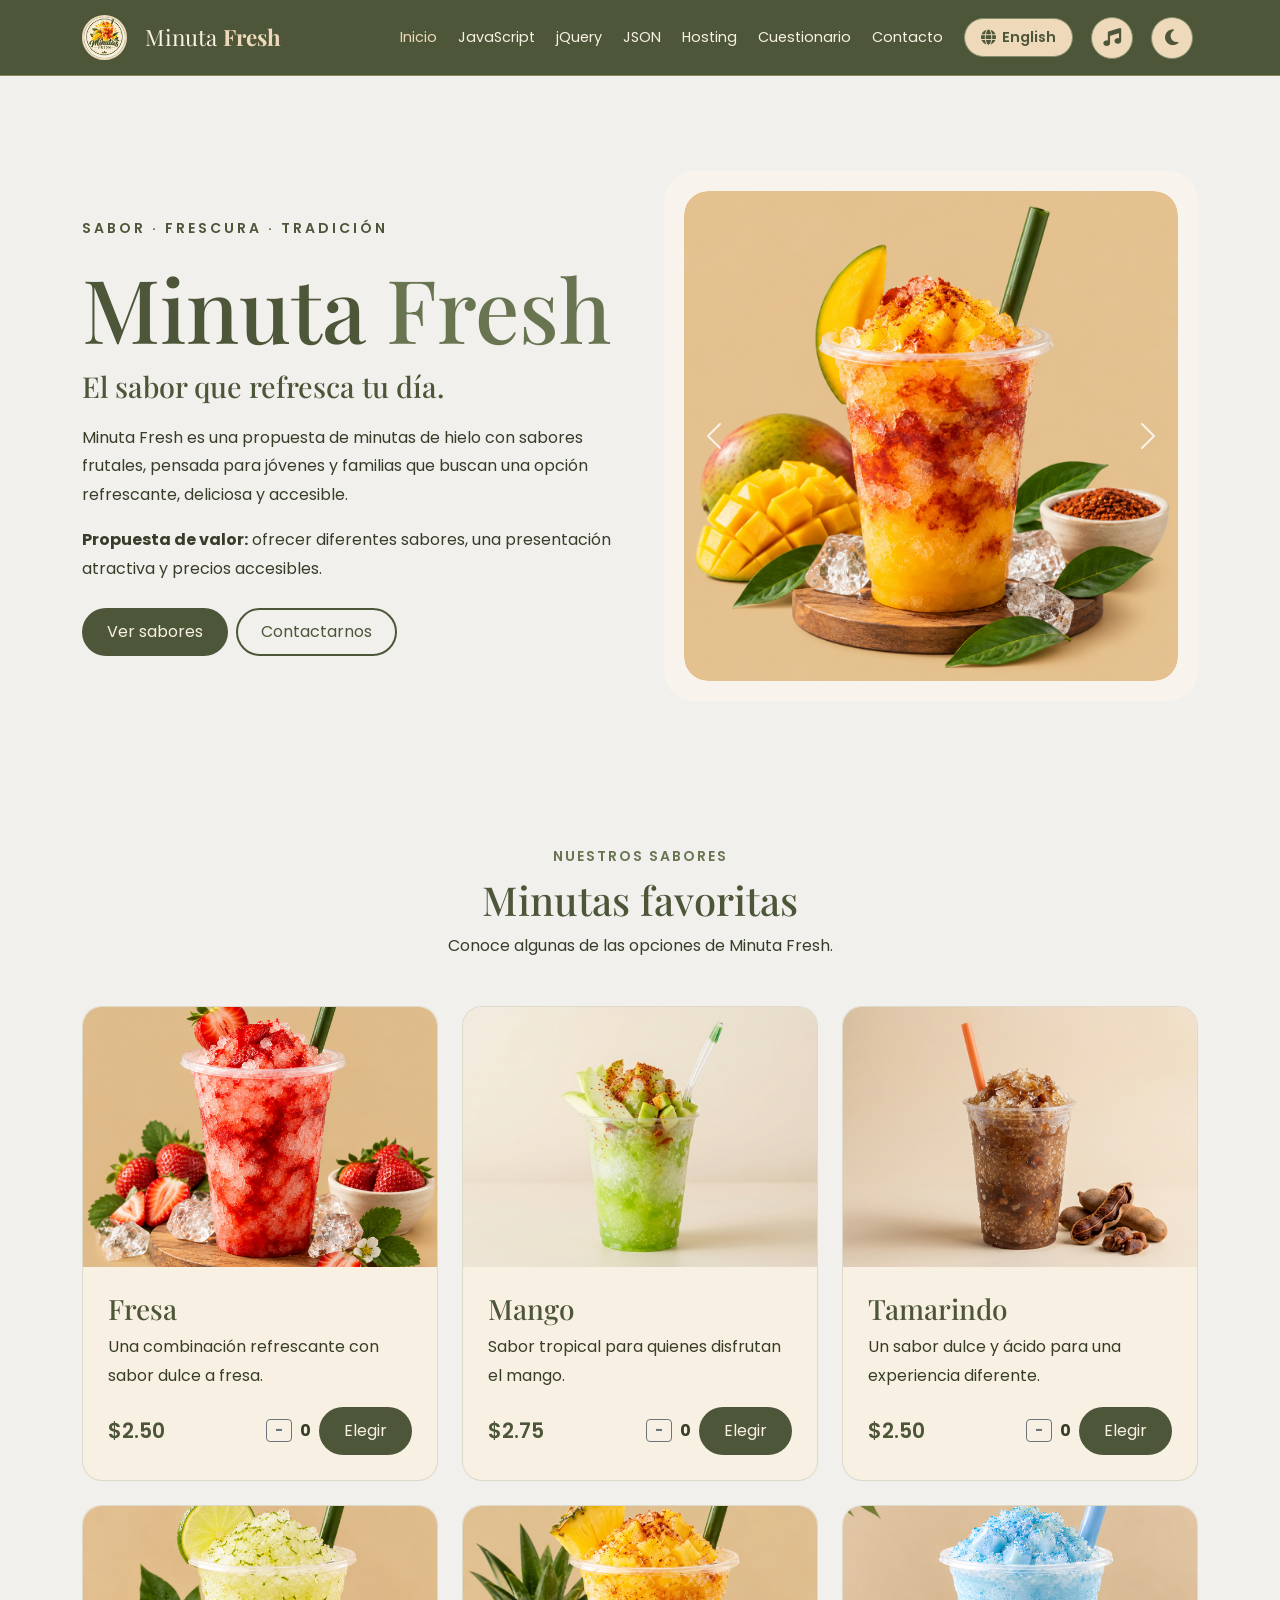
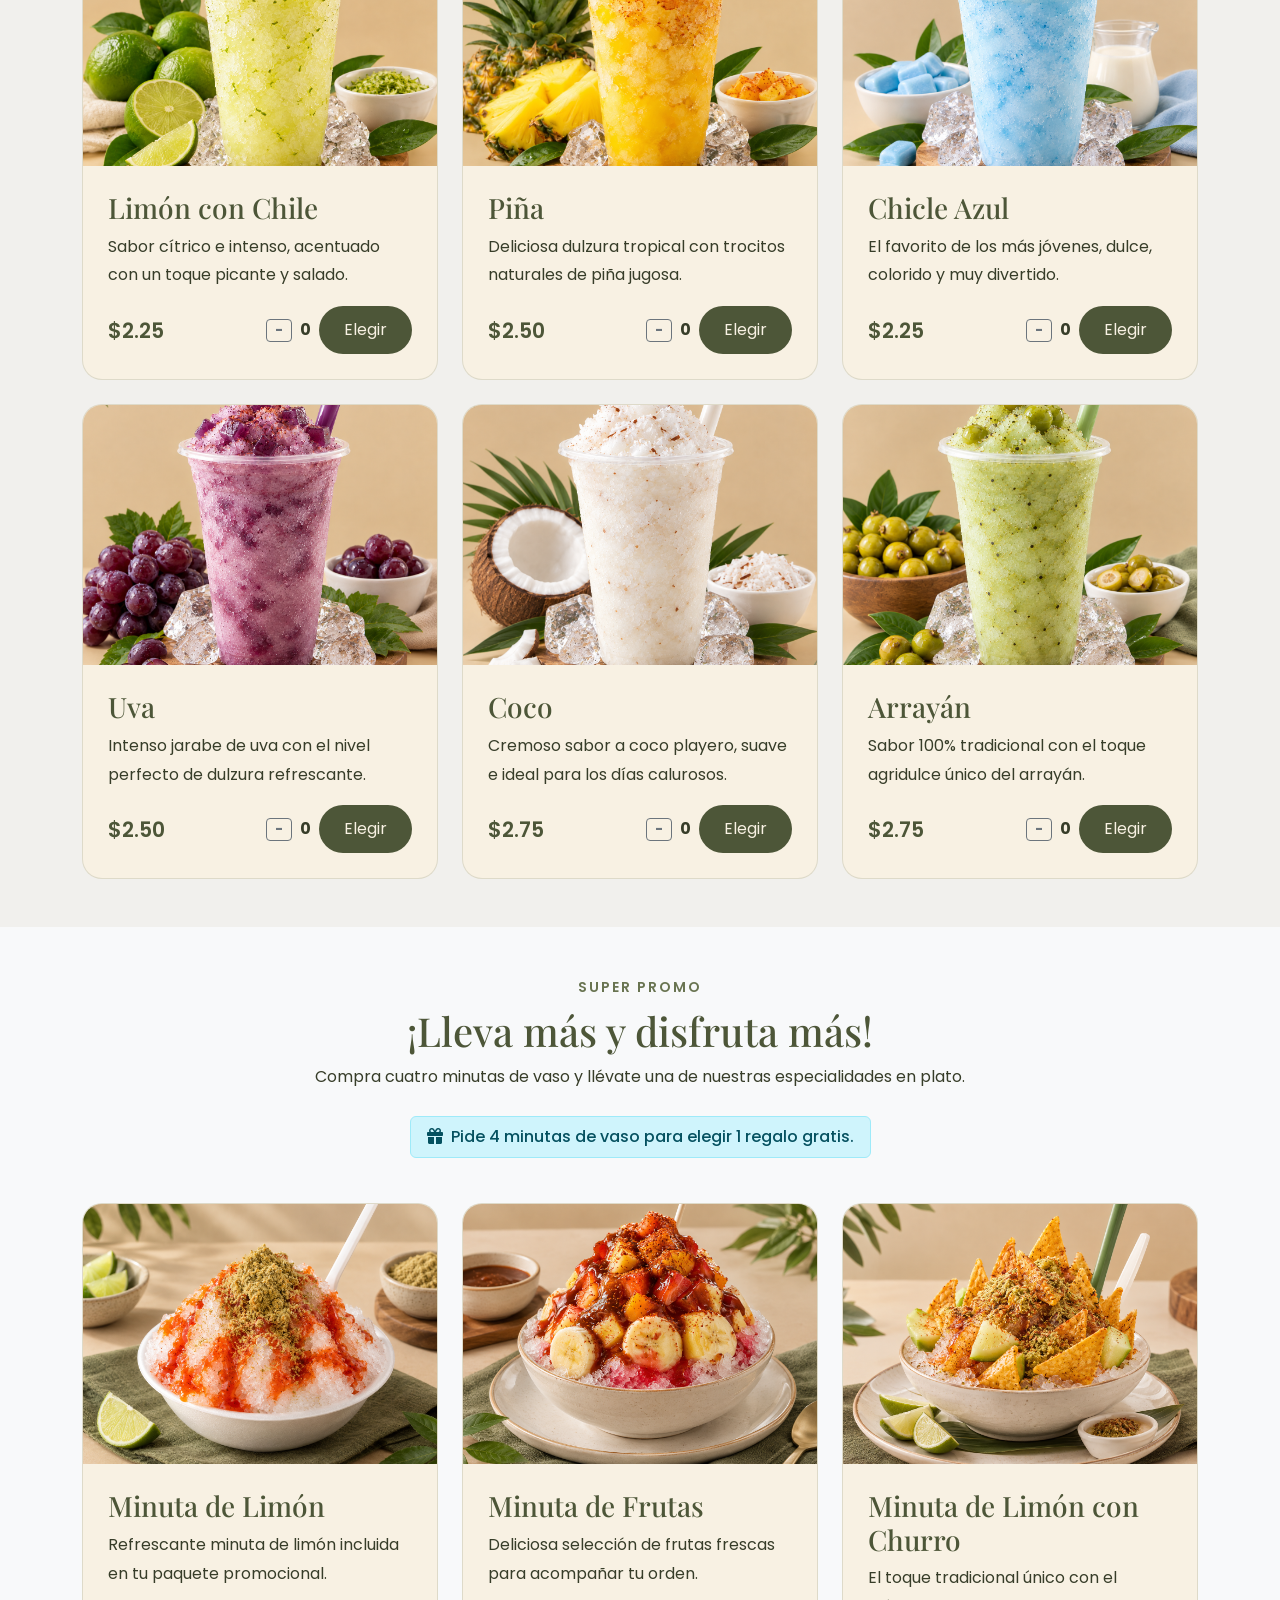
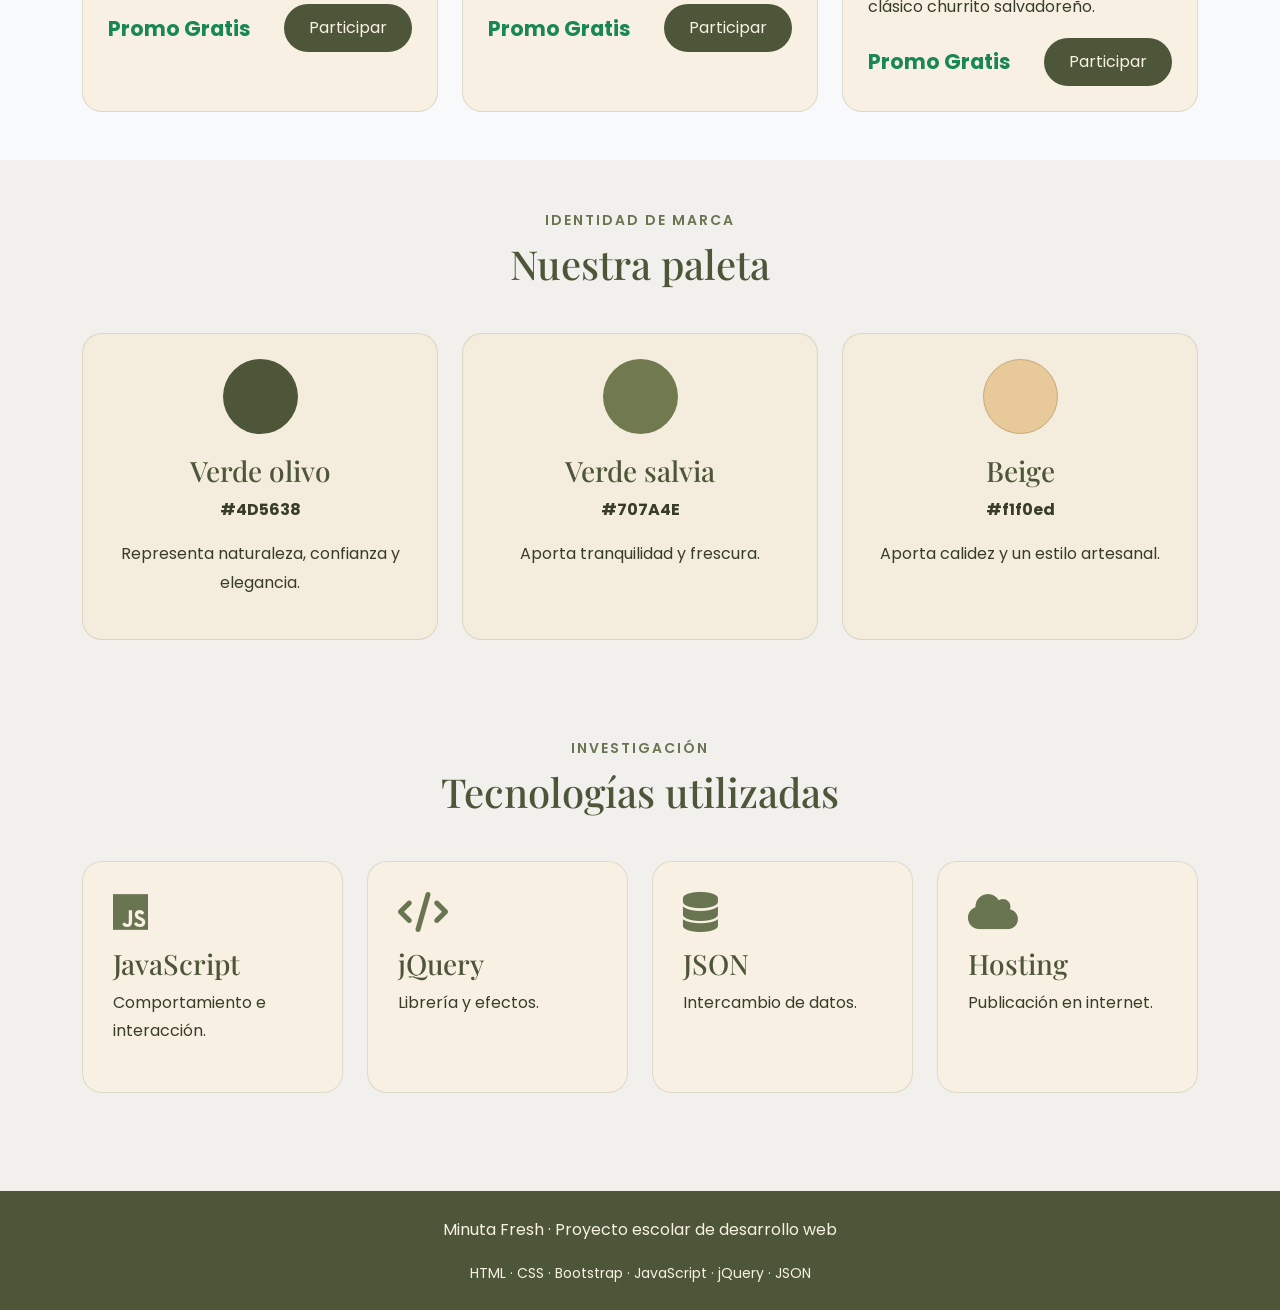
<file: index.html>
<!DOCTYPE html>
<html lang="es">

<head>
    <meta charset="UTF-8">
    <meta name="viewport" content="width=device-width, initial-scale=1.0">

    <title>Minuta Fresh | Inicio</title>

    <link href="https://cdn.jsdelivr.net/npm/bootstrap@5.3.7/dist/css/bootstrap.min.css" rel="stylesheet">

    <link rel="preconnect" href="https://fonts.googleapis.com">
    <link rel="preconnect" href="https://fonts.gstatic.com" crossorigin>

    <link href="https://fonts.googleapis.com/css2?family=Playfair+Display:wght@500;600;700&family=Poppins:wght@300;400;500;600&display=swap" rel="stylesheet">

    <link href="https://cdnjs.cloudflare.com/ajax/libs/font-awesome/6.5.2/css/all.min.css" rel="stylesheet">

    <link rel="stylesheet" href="style.css">
</head>

<body>

<nav class="navbar navbar-expand-lg sticky-top">
    <div class="container">

        <a class="navbar-brand d-flex align-items-center" href="index.html">
            <img src="./imagenes/logo.png" alt="Logo Minuta Fresh">
            <span class="ms-2">Minuta <strong>Fresh</strong></span>
        </a>

        <button class="navbar-toggler" type="button"
            data-bs-toggle="collapse" data-bs-target="#menu"
            aria-controls="menu" aria-expanded="false"
            aria-label="Abrir menú">
            <span class="navbar-toggler-icon"></span>
        </button>

        <div class="collapse navbar-collapse" id="menu">
            <ul class="navbar-nav ms-auto align-items-lg-center">

                <li class="nav-item">
                    <a class="nav-link active" href="index.html" data-i18n="nav_inicio">Inicio</a>
                </li>

                <li class="nav-item">
                    <a class="nav-link" href="javascript.html" data-i18n="nav_js">JavaScript</a>
                </li>

                <li class="nav-item">
                    <a class="nav-link" href="jquery.html" data-i18n="nav_jquery">jQuery</a>
                </li>

                <li class="nav-item">
                    <a class="nav-link" href="json.html" data-i18n="nav_json">JSON</a>
                </li>

                <li class="nav-item">
                    <a class="nav-link" href="hosting.html" data-i18n="nav_hosting">Hosting</a>
                </li>

                <li class="nav-item">
                    <a class="nav-link" href="cuestionario.html" data-i18n="nav_cuestionario">Cuestionario</a>
                </li>

                <li class="nav-item">
                    <a class="nav-link" href="contacto.html" data-i18n="nav_contacto">Contacto</a>
                </li>

                <!-- BOTÓN DE IDIOMA -->
                <li class="nav-item ms-lg-2">
                    <button id="langToggle" class="language-btn" type="button" aria-label="Cambiar idioma">
                        <i class="fa-solid fa-globe"></i>
                        <span id="langText">English</span>
                    </button>
                </li>

                <!-- BOTÓN DE MÚSICA DE FONDO -->
                <li class="nav-item ms-lg-2">
                    <button id="musicToggle" class="music-btn" type="button" aria-label="Reproducir música de fondo" title="Música de fondo">
                        <i class="fa-solid fa-music"></i>
                    </button>
                    <!-- Tu canción descargada en la carpeta audio -->
                   <audio id="bgMusic" loop preload="auto">
    <source src="./audio/musica.mp3" type="audio/mpeg">
</audio>
                </li>

                <!-- BOTÓN DE MODO OSCURO -->
                <li class="nav-item ms-lg-2">
                    <button id="themeToggle" class="theme-btn" type="button" aria-label="Cambiar a modo oscuro">
                        <i class="fa-solid fa-moon"></i>
                    </button>
                </li>

            </ul>
        </div>
    </div>
</nav>

    <header class="hero">

        <div class="container">

            <div class="row align-items-center g-5">

                <div class="col-lg-6">

                    <small class="eyebrow" data-i18n="eyebrow">
                        SABOR · FRESCURA · TRADICIÓN
                    </small>

                    <h1>
                        Minuta <span>Fresh</span>
                    </h1>

                    <h2 data-i18n="hero_h2">
                        El sabor que refresca tu día.
                    </h2>

                    <p data-i18n="hero_p1">
                        Minuta Fresh es una propuesta de minutas
                        de hielo con sabores frutales, pensada para
                        jóvenes y familias que buscan una opción
                        refrescante, deliciosa y accesible.
                    </p>

                    <p>
                        <strong data-i18n="hero_propuesta_lbl">Propuesta de valor:</strong>
                        <span data-i18n="hero_propuesta_txt">ofrecer diferentes sabores, una presentación atractiva y precios accesibles.</span>
                    </p>

                    <div class="d-flex gap-2 flex-wrap mt-4">

                        <a href="#sabores" class="btn-minuta" data-i18n="btn_ver_sabores">
                            Ver sabores
                        </a>

                        <a href="contacto.html" class="btn-outline-minuta" data-i18n="btn_contacto">
                            Contactarnos
                        </a>

                    </div>

                </div>

                <div class="col-lg-6">

                    <div class="hero-product">

                        <div id="carruselPrincipal" class="carousel slide" data-bs-ride="carousel">

                            <div class="carousel-inner">

                                <div class="carousel-item active">
                                    <img src="./imagenes/minutas.png.png" class="d-block w-100" alt="Minuta Fresh">
                                </div>

                                <div class="carousel-item">
                                    <img src="./imagenes/minuta de limon.png" class="d-block w-100" alt="Minuta de fresa">
                                </div>

                                <div class="carousel-item">
                                    <img src="./imagenes/minuta de piña.png" class="d-block w-100" alt="Minuta de mango">
                                </div>

                            </div>

                            <button class="carousel-control-prev" type="button"
                                    data-bs-target="#carruselPrincipal"
                                    data-bs-slide="prev">
                                <span class="carousel-control-prev-icon"></span>
                            </button>

                            <button class="carousel-control-next" type="button"
                                    data-bs-target="#carruselPrincipal"
                                    data-bs-slide="next">
                                <span class="carousel-control-next-icon"></span>
                            </button>

                        </div>

                    </div>

                </div>

            </div>

        </div>

    </header>


    <!-- SECCIÓN DE 9 SABORES DE MINUTAS -->
    <section id="sabores" class="py-5">

        <div class="container">

            <div class="section-title">

                <small data-i18n="sabores_small">NUESTROS SABORES</small>

                <h2 data-i18n="sabores_title">Minutas favoritas</h2>

                <p data-i18n="sabores_subtitle">
                    Conoce algunas de las opciones de Minuta Fresh.
                </p>

            </div>


            <div class="row g-4">

                <!-- 1. FRESA -->
                <div class="col-md-4">
                    <div class="minuta-card">
                        <img src="./imagenes/minuta de fresas.png" alt="Minuta de fresa">
                        <div class="minuta-card-body">
                            <h3 data-i18n="fresa_title">Fresa</h3>
                            <p data-i18n="fresa_desc">
                                Una combinación refrescante con sabor dulce a fresa.
                            </p>
                            <div class="card-bottom d-flex align-items-center justify-content-between">
                                <span class="precio">$2.50</span>
                                <div class="d-flex align-items-center gap-2">
                                    <button class="btn btn-sm btn-outline-secondary py-0 px-2 fw-bold" type="button" onclick="cambiarCantidad('fresa', -1)">-</button>
                                    <span id="cant-fresa" class="fw-bold fs-6">0</span>
                                    <button class="btn-minuta btn-sm" type="button" onclick="cambiarCantidad('fresa', 1)" data-i18n="btn_elegir">
                                        Elegir
                                    </button>
                                </div>
                            </div>
                        </div>
                    </div>
                </div>

                <!-- 2. MANGO -->
                <div class="col-md-4">
                    <div class="minuta-card">
                        <img src="./imagenes/minuta de mango.jpg" alt="Minuta de mango">
                        <div class="minuta-card-body">
                            <h3 data-i18n="mango_title">Mango</h3>
                            <p data-i18n="mango_desc">
                                Sabor tropical para quienes disfrutan el mango.
                            </p>
                            <div class="card-bottom d-flex align-items-center justify-content-between">
                                <span class="precio">$2.75</span>
                                <div class="d-flex align-items-center gap-2">
                                    <button class="btn btn-sm btn-outline-secondary py-0 px-2 fw-bold" type="button" onclick="cambiarCantidad('mango', -1)">-</button>
                                    <span id="cant-mango" class="fw-bold fs-6">0</span>
                                    <button class="btn-minuta btn-sm" type="button" onclick="cambiarCantidad('mango', 1)" data-i18n="btn_elegir">
                                        Elegir
                                    </button>
                                </div>
                            </div>
                        </div>
                    </div>
                </div>

                <!-- 3. TAMARINDO -->
                <div class="col-md-4">
                    <div class="minuta-card">
                        <img src="./imagenes/minuta de tamarindo.jpg" alt="Minuta de tamarindo">
                        <div class="minuta-card-body">
                            <h3 data-i18n="tamarindo_title">Tamarindo</h3>
                            <p data-i18n="tamarindo_desc">
                                Un sabor dulce y ácido para una experiencia diferente.
                            </p>
                            <div class="card-bottom d-flex align-items-center justify-content-between">
                                <span class="precio">$2.50</span>
                                <div class="d-flex align-items-center gap-2">
                                    <button class="btn btn-sm btn-outline-secondary py-0 px-2 fw-bold" type="button" onclick="cambiarCantidad('tamarindo', -1)">-</button>
                                    <span id="cant-tamarindo" class="fw-bold fs-6">0</span>
                                    <button class="btn-minuta btn-sm" type="button" onclick="cambiarCantidad('tamarindo', 1)" data-i18n="btn_elegir">
                                        Elegir
                                    </button>
                                </div>
                            </div>
                        </div>
                    </div>
                </div>

                <!-- 4. LIMÓN CON CHILE -->
                <div class="col-md-4">
                    <div class="minuta-card">
                        <img src="./imagenes/minuta de limon.png" alt="Minuta de limón con chile">
                        <div class="minuta-card-body">
                            <h3 data-i18n="limon_title">Limón con Chile</h3>
                            <p data-i18n="limon_desc">
                                Sabor cítrico e intenso, acentuado con un toque picante y salado.
                            </p>
                            <div class="card-bottom d-flex align-items-center justify-content-between">
                                <span class="precio">$2.25</span>
                                <div class="d-flex align-items-center gap-2">
                                    <button class="btn btn-sm btn-outline-secondary py-0 px-2 fw-bold" type="button" onclick="cambiarCantidad('limon', -1)">-</button>
                                    <span id="cant-limon" class="fw-bold fs-6">0</span>
                                    <button class="btn-minuta btn-sm" type="button" onclick="cambiarCantidad('limon', 1)" data-i18n="btn_elegir">
                                        Elegir
                                    </button>
                                </div>
                            </div>
                        </div>
                    </div>
                </div>

                <!-- 5. PIÑA -->
                <div class="col-md-4">
                    <div class="minuta-card">
                        <img src="./imagenes/minuta de piña.png" alt="Minuta de piña">
                        <div class="minuta-card-body">
                            <h3 data-i18n="pina_title">Piña</h3>
                            <p data-i18n="pina_desc">
                                Deliciosa dulzura tropical con trocitos naturales de piña jugosa.
                            </p>
                            <div class="card-bottom d-flex align-items-center justify-content-between">
                                <span class="precio">$2.50</span>
                                <div class="d-flex align-items-center gap-2">
                                    <button class="btn btn-sm btn-outline-secondary py-0 px-2 fw-bold" type="button" onclick="cambiarCantidad('pina', -1)">-</button>
                                    <span id="cant-pina" class="fw-bold fs-6">0</span>
                                    <button class="btn-minuta btn-sm" type="button" onclick="cambiarCantidad('pina', 1)" data-i18n="btn_elegir">
                                        Elegir
                                    </button>
                                </div>
                            </div>
                        </div>
                    </div>
                </div>

                <!-- 6. CHICLE AZUL -->
                <div class="col-md-4">
                    <div class="minuta-card">
                        <img src="./imagenes/minuta de chicle azul.png" alt="Minuta de chicle azul">
                        <div class="minuta-card-body">
                            <h3 data-i18n="chicle_title">Chicle Azul</h3>
                            <p data-i18n="chicle_desc">
                                El favorito de los más jóvenes, dulce, colorido y muy divertido.
                            </p>
                            <div class="card-bottom d-flex align-items-center justify-content-between">
                                <span class="precio">$2.25</span>
                                <div class="d-flex align-items-center gap-2">
                                    <button class="btn btn-sm btn-outline-secondary py-0 px-2 fw-bold" type="button" onclick="cambiarCantidad('chicle', -1)">-</button>
                                    <span id="cant-chicle" class="fw-bold fs-6">0</span>
                                    <button class="btn-minuta btn-sm" type="button" onclick="cambiarCantidad('chicle', 1)" data-i18n="btn_elegir">
                                        Elegir
                                    </button>
                                </div>
                            </div>
                        </div>
                    </div>
                </div>

                <!-- 7. UVA -->
                <div class="col-md-4">
                    <div class="minuta-card">
                        <img src="./imagenes/minuta de uva.png" alt="Minuta de uva">
                        <div class="minuta-card-body">
                            <h3 data-i18n="uva_title">Uva</h3>
                            <p data-i18n="uva_desc">
                                Intenso jarabe de uva con el nivel perfecto de dulzura refrescante.
                            </p>
                            <div class="card-bottom d-flex align-items-center justify-content-between">
                                <span class="precio">$2.50</span>
                                <div class="d-flex align-items-center gap-2">
                                    <button class="btn btn-sm btn-outline-secondary py-0 px-2 fw-bold" type="button" onclick="cambiarCantidad('uva', -1)">-</button>
                                    <span id="cant-uva" class="fw-bold fs-6">0</span>
                                    <button class="btn-minuta btn-sm" type="button" onclick="cambiarCantidad('uva', 1)" data-i18n="btn_elegir">
                                        Elegir
                                    </button>
                                </div>
                            </div>
                        </div>
                    </div>
                </div>

                <!-- 8. COCO -->
                <div class="col-md-4">
                    <div class="minuta-card">
                        <img src="./imagenes/minuta de coco.png" alt="Minuta de coco">
                        <div class="minuta-card-body">
                            <h3 data-i18n="coco_title">Coco</h3>
                            <p data-i18n="coco_desc">
                                Cremoso sabor a coco playero, suave e ideal para los días calurosos.
                            </p>
                            <div class="card-bottom d-flex align-items-center justify-content-between">
                                <span class="precio">$2.75</span>
                                <div class="d-flex align-items-center gap-2">
                                    <button class="btn btn-sm btn-outline-secondary py-0 px-2 fw-bold" type="button" onclick="cambiarCantidad('coco', -1)">-</button>
                                    <span id="cant-coco" class="fw-bold fs-6">0</span>
                                    <button class="btn-minuta btn-sm" type="button" onclick="cambiarCantidad('coco', 1)" data-i18n="btn_elegir">
                                        Elegir
                                    </button>
                                </div>
                            </div>
                        </div>
                    </div>
                </div>

                <!-- 9. ARRAYÁN -->
                <div class="col-md-4">
                    <div class="minuta-card">
                        <img src="./imagenes/minuta de arrayan.png" alt="Minuta de arrayán">
                        <div class="minuta-card-body">
                            <h3 data-i18n="arrayan_title">Arrayán</h3>
                            <p data-i18n="arrayan_desc">
                                Sabor 100% tradicional con el toque agridulce único del arrayán.
                            </p>
                            <div class="card-bottom d-flex align-items-center justify-content-between">
                                <span class="precio">$2.75</span>
                                <div class="d-flex align-items-center gap-2">
                                    <button class="btn btn-sm btn-outline-secondary py-0 px-2 fw-bold" type="button" onclick="cambiarCantidad('arrayan', -1)">-</button>
                                    <span id="cant-arrayan" class="fw-bold fs-6">0</span>
                                    <button class="btn-minuta btn-sm" type="button" onclick="cambiarCantidad('arrayan', 1)" data-i18n="btn_elegir">
                                        Elegir
                                    </button>
                                </div>
                            </div>
                        </div>
                    </div>
                </div>

            </div>

        </div>

    </section>


    <!-- SECCIÓN DE SUPER PROMO -->
    <section class="py-5 bg-light">
        <div class="container">
            <div class="section-title">
                <small data-i18n="promo_small">SUPER PROMO</small>
                <h2 data-i18n="promo_title">¡Lleva más y disfruta más!</h2>
                <p data-i18n="promo_subtitle">
                    Compra cuatro minutas de vaso y llévate una de nuestras especialidades en plato.
                </p>
                <div id="promoBadgeStatus" class="alert alert-info d-inline-block mt-2 mb-0 py-2 px-3 fw-medium">
                    <i class="fa-solid fa-gift me-2"></i><span id="promoBadgeText" data-i18n="promo_lock_msg">Pide 4 minutas de vaso para elegir 1 regalo gratis.</span>
                </div>
            </div>

            <div class="row g-4">
                <!-- 1. Promo Minuta de Limón -->
                <div class="col-md-4">
                    <div class="minuta-card" id="card-promo_limon">
                        <img src="./imagenes/minuta de chile y limón.png" alt="Minuta de limón">
                        <div class="minuta-card-body">
                            <h3 data-i18n="promo_limon_title">Minuta de Limón</h3>
                            <p data-i18n="promo_limon_desc">
                                Refrescante minuta de limón incluida en tu paquete promocional.
                            </p>
                            <div class="card-bottom d-flex align-items-center justify-content-between">
                                <span class="precio text-success fw-bold" data-i18n="precio_promo">Promo Gratis</span>
                                <button class="btn-minuta btn-sm" id="btn-promo_limon" type="button" onclick="seleccionarPromo('promo_limon')" data-i18n="btn_participar">
                                    Participar
                                </button>
                            </div>
                        </div>
                    </div>
                </div>

                <!-- 2. Promo Minuta Frutas -->
                <div class="col-md-4">
                    <div class="minuta-card" id="card-promo_frutas">
                        <img src="./imagenes/minuta de fruta.png" alt="Minuta de frutas">
                        <div class="minuta-card-body">
                            <h3 data-i18n="promo_frutas_title">Minuta de Frutas</h3>
                            <p data-i18n="promo_frutas_desc">
                                Deliciosa selección de frutas frescas para acompañar tu orden.
                            </p>
                            <div class="card-bottom d-flex align-items-center justify-content-between">
                                <span class="precio text-success fw-bold" data-i18n="precio_promo">Promo Gratis</span>
                                <button class="btn-minuta btn-sm" id="btn-promo_frutas" type="button" onclick="seleccionarPromo('promo_frutas')" data-i18n="btn_participar">
                                    Participar
                                </button>
                            </div>
                        </div>
                    </div>
                </div>

                <!-- 3. Promo Minuta de Limón con Churro -->
                <div class="col-md-4">
                    <div class="minuta-card" id="card-promo_churro">
                        <img src="./imagenes/minuta de limon con churro.png " alt="Minuta de limón con churro">
                        <div class="minuta-card-body">
                            <h3 data-i18n="promo_churro_title">Minuta de Limón con Churro</h3>
                            <p data-i18n="promo_churro_desc">
                                El toque tradicional único con el clásico churrito salvadoreño.
                            </p>
                            <div class="card-bottom d-flex align-items-center justify-content-between">
                                <span class="precio text-success fw-bold" data-i18n="precio_promo">Promo Gratis</span>
                                <button class="btn-minuta btn-sm" id="btn-promo_churro" type="button" onclick="seleccionarPromo('promo_churro')" data-i18n="btn_participar">
                                    Participar
                                </button>
                            </div>
                        </div>
                    </div>
                </div>
            </div>
        </div>
    </section>


    <section class="py-5">

        <div class="container">

            <div class="section-title">

                <small data-i18n="identidad_small">IDENTIDAD DE MARCA</small>

                <h2 data-i18n="identidad_title">Nuestra paleta</h2>

            </div>


            <div class="row g-4">

                <div class="col-md-4">

                    <div class="info-box text-center">

                        <div class="color-circle verde-oscuro"></div>

                        <h3 data-i18n="verde_title">Verde olivo</h3>

                        <p>
                            <strong>#4D5638</strong>
                        </p>

                        <p data-i18n="verde_desc">
                            Representa naturaleza, confianza y
                            elegancia.
                        </p>

                    </div>

                </div>


                <div class="col-md-4">

                    <div class="info-box text-center">

                        <div class="color-circle verde-salvia"></div>

                        <h3 data-i18n="salvia_title">Verde salvia</h3>

                        <p>
                            <strong>#707A4E</strong>
                        </p>

                        <p data-i18n="salvia_desc">
                            Aporta tranquilidad y frescura.
                        </p>

                    </div>

                </div>


                <div class="col-md-4">

                    <div class="info-box text-center">

                        <div class="color-circle beige"></div>

                        <h3 data-i18n="beige_title">Beige</h3>

                        <p>
                            <strong>#f1f0ed</strong>
                        </p>

                        <p data-i18n="beige_desc">
                            Aporta calidez y un estilo artesanal.
                        </p>

                    </div>

                </div>

            </div>

        </div>

    </section>


    <section class="py-5">

        <div class="container">

            <div class="section-title">

                <small data-i18n="investigacion_small">INVESTIGACIÓN</small>

                <h2 data-i18n="investigacion_title">Tecnologías utilizadas</h2>

            </div>


            <div class="row g-4">

                <div class="col-md-6 col-lg-3">

                    <a href="javascript.html" class="tech-card">

                        <i class="fa-brands fa-js"></i>

                        <h3>JavaScript</h3>

                        <p data-i18n="js_desc">Comportamiento e interacción.</p>

                    </a>

                </div>


                <div class="col-md-6 col-lg-3">

                    <a href="jquery.html" class="tech-card">

                        <i class="fa-solid fa-code"></i>

                        <h3>jQuery</h3>

                        <p data-i18n="jquery_desc">Librería y efectos.</p>

                    </a>

                </div>


                <div class="col-md-6 col-lg-3">

                    <a href="json.html" class="tech-card">

                        <i class="fa-solid fa-database"></i>

                        <h3>JSON</h3>

                        <p data-i18n="json_desc">Intercambio de datos.</p>

                    </a>

                </div>


                <div class="col-md-6 col-lg-3">

                    <a href="hosting.html" class="tech-card">

                        <i class="fa-solid fa-cloud"></i>

                        <h3>Hosting</h3>

                        <p data-i18n="hosting_desc">Publicación en internet.</p>

                    </a>

                </div>

            </div>

        </div>

    </section>


    <footer class="footer">

        <div class="container text-center">

            <p data-i18n="footer_p">
                Minuta Fresh · Proyecto escolar de desarrollo web
            </p>

            <small>
                HTML · CSS · Bootstrap · JavaScript · jQuery · JSON
            </small>

        </div>

    </footer>

    <!-- BARRA FLOTANTE DEL PEDIDO EN VIVO -->
    <div id="floatingOrderBar" class="position-fixed bottom-0 end-0 m-3 p-3 bg-white shadow-lg rounded-4 d-none align-items-center gap-3 border border-2 border-success" style="z-index: 1050; max-width: 320px;">
        <div class="flex-grow-1">
            <span class="fw-bold d-block text-dark" data-i18n="resumen_titulo">Tu Pedido:</span>
            <small id="floatingOrderText" class="text-muted">0 minutas de vaso</small>
        </div>
        <button class="btn-minuta py-2 px-3 fs-6" type="button" onclick="abrirModalPedido()" data-i18n="btn_ver_pedido">
            Ver Pedido
        </button>
    </div>

    <!-- MODAL RESUMEN Y CONFIRMACIÓN DEL PEDIDO -->
    <div class="modal fade" id="pedidoModal" tabindex="-1" aria-labelledby="pedidoModalLabel" aria-hidden="true">
        <div class="modal-dialog modal-dialog-centered">
            <div class="modal-content p-2">
                <div class="modal-header border-0 pb-0">
                    <h5 class="modal-title fw-bold" id="pedidoModalLabel" data-i18n="modal_resumen_titulo">Resumen de tu Pedido</h5>
                    <button type="button" class="btn-close" data-bs-dismiss="modal" aria-label="Close"></button>
                </div>
                <div class="modal-body py-3">
                    <ul id="listaPedidoModal" class="list-group mb-3 list-group-flush">
                        <!-- Se llena dinámicamente -->
                    </ul>
                    <div id="promoModalAlert" class="alert alert-warning py-2 mb-3 text-center d-none fw-medium">
                        <!-- Mensaje de promo -->
                    </div>
                    <div class="d-flex justify-content-between align-items-center border-top pt-3 fs-5 fw-bold">
                        <span data-i18n="lbl_total">Total a pagar:</span>
                        <span id="totalPagarModal" class="text-success">$0.00</span>
                    </div>
                </div>
                <div class="modal-footer border-0 justify-content-between">
                    <button type="button" class="btn btn-outline-secondary" data-bs-dismiss="modal" data-i18n="btn_seguir_comprando">Seguir pidiendo</button>
                    <button type="button" class="btn-minuta" onclick="confirmarPedidoFinal()" data-i18n="btn_enviar_pedido">Confirmar Pedido</button>
                </div>
            </div>
        </div>
    </div>

    <!-- MODAL FINAL DE ÉXITO -->
    <div class="modal fade" id="exitoModal" tabindex="-1" aria-labelledby="exitoModalLabel" aria-hidden="true">
        <div class="modal-dialog modal-dialog-centered">
            <div class="modal-content text-center p-3">
                <div class="modal-header border-0 pb-0">
                    <h5 class="modal-title w-100 fw-bold" id="exitoModalLabel" data-i18n="modal_exito_titulo">¡Pedido Procesado!</h5>
                    <button type="button" class="btn-close" data-bs-dismiss="modal" aria-label="Close"></button>
                </div>
                <div class="modal-body py-4">
                    <i class="fa-solid fa-circle-check fa-4x text-success mb-3"></i>
                    <p class="fs-5 fw-semibold mb-2" id="exitoMensajeDetalle"></p>
                    <p class="text-muted small mb-0" data-i18n="modal_exito_sub">¡Muchas gracias por elegir Minuta Fresh!</p>
                </div>
                <div class="modal-footer border-0 justify-content-center pt-0">
                    <button type="button" class="btn-minuta" data-bs-dismiss="modal" data-i18n="modal_btn_aceptar">Aceptar</button>
                </div>
            </div>
        </div>
    </div>

    <!-- Bootstrap Bundle JS -->
    <script src="https://cdn.jsdelivr.net/npm/bootstrap@5.3.7/dist/js/bootstrap.bundle.min.js"></script>

    <!-- Tu script JS principal -->
    <script src="script.js"></script>

</body>

</html>
</file>
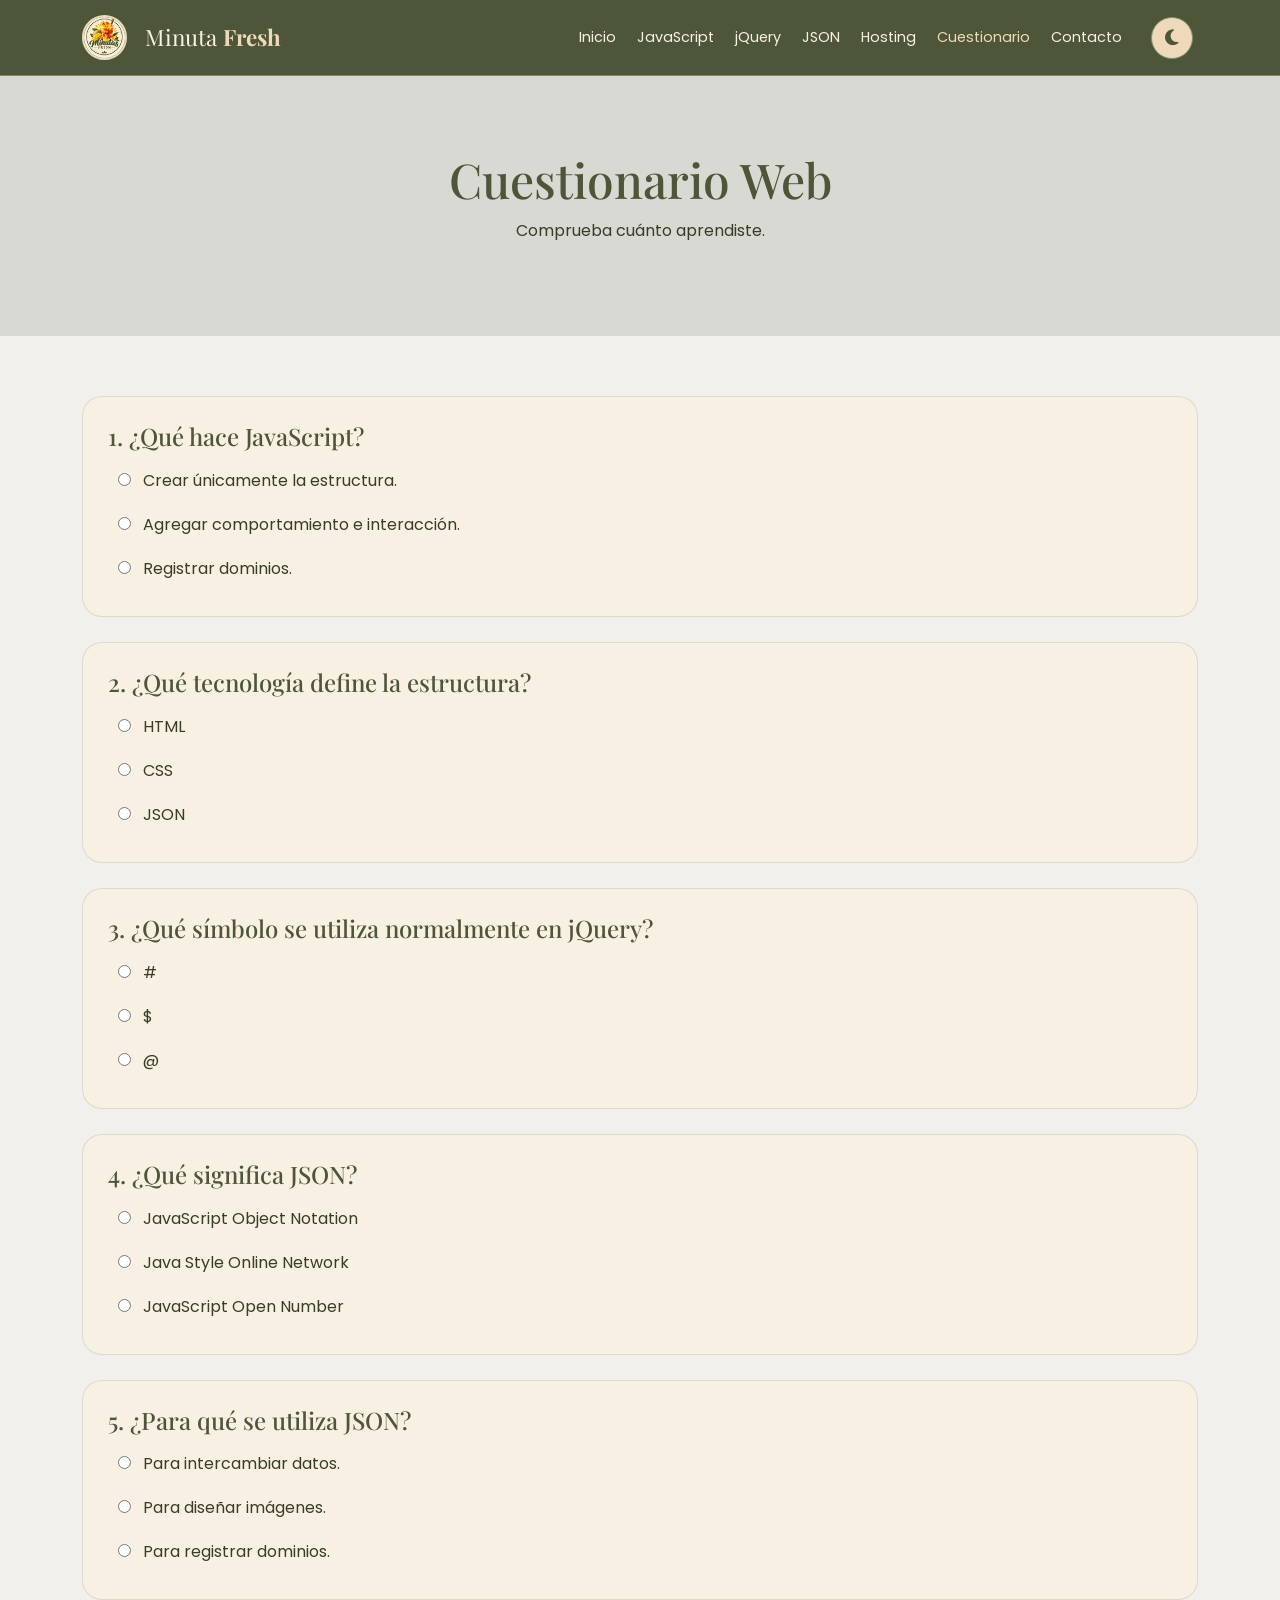
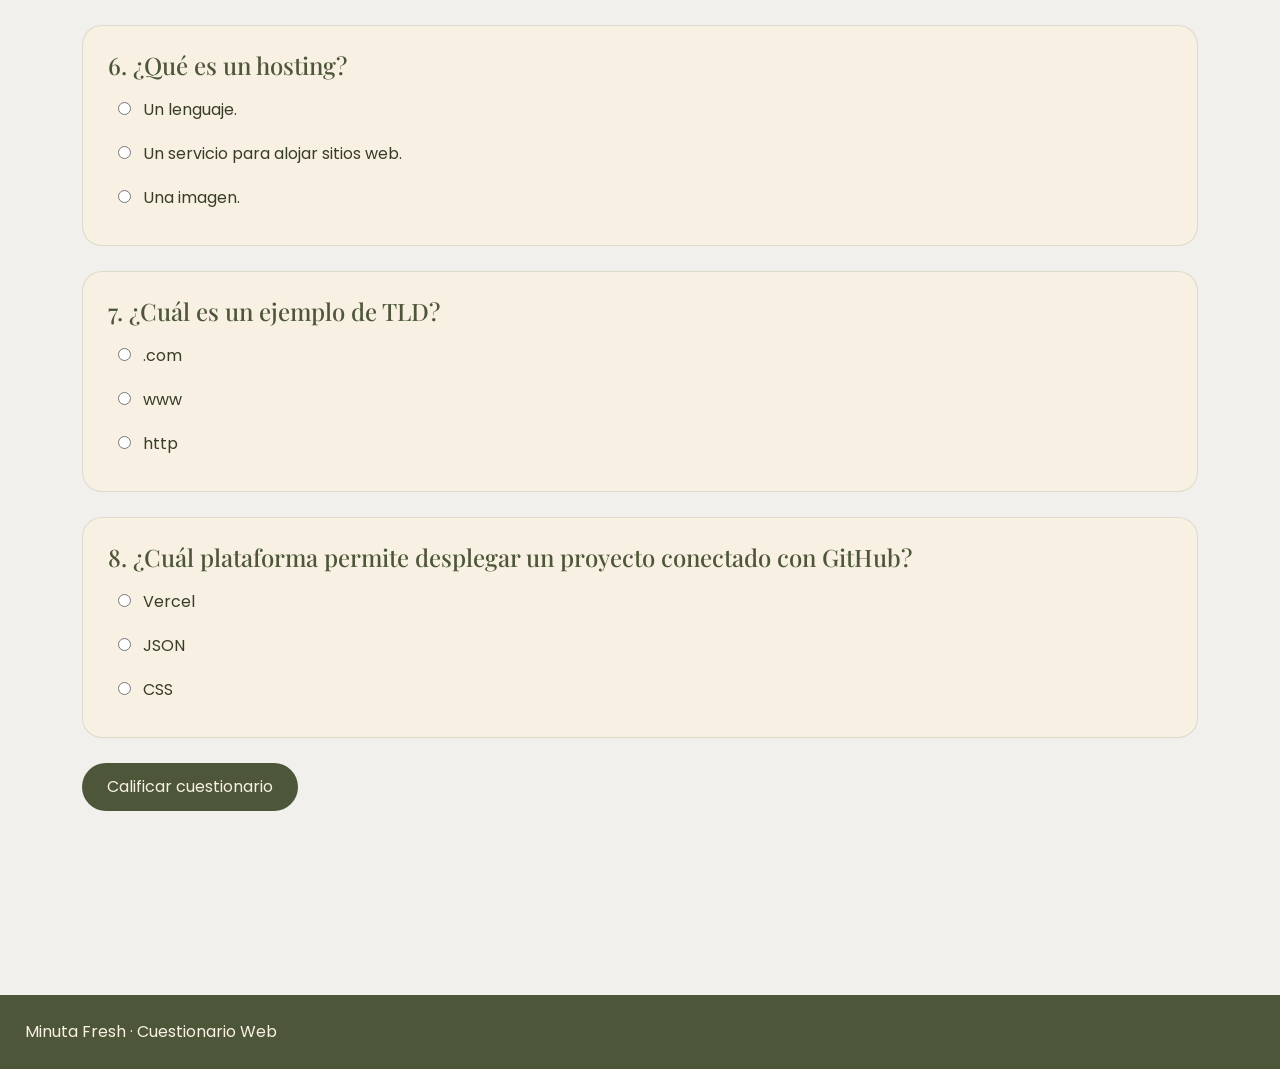
<file: cuestionario.html>
<!DOCTYPE html>
<html lang="es">

<head>

    <meta charset="UTF-8">

    <meta name="viewport" content="width=device-width, initial-scale=1.0">

    <title>Cuestionario Web | Minuta Fresh</title>

    <link href="https://cdn.jsdelivr.net/npm/bootstrap@5.3.7/dist/css/bootstrap.min.css" rel="stylesheet">

    <link href="https://fonts.googleapis.com/css2?family=Playfair+Display:wght@500;600;700&family=Poppins:wght@300;400;500;600&display=swap" rel="stylesheet">

    <link href="https://cdnjs.cloudflare.com/ajax/libs/font-awesome/6.5.2/css/all.min.css" rel="stylesheet">

    <link rel="stylesheet" href="style.css">

</head>

<body>

<nav class="navbar navbar-expand-lg sticky-top">

    <div class="container">

        <a class="navbar-brand d-flex align-items-center" href="index.html">

            <img src="./imagenes/logo.png" alt="Logo">

            <span class="ms-2">
                Minuta <strong>Fresh</strong>
            </span>

        </a>


        <button class="navbar-toggler" type="button"
                data-bs-toggle="collapse"
                data-bs-target="#menu">

            <span class="navbar-toggler-icon"></span>

        </button>


        <div class="collapse navbar-collapse" id="menu">

            <ul class="navbar-nav ms-auto align-items-lg-center">

                <li class="nav-item">
                    <a class="nav-link" href="index.html">Inicio</a>
                </li>

                <li class="nav-item">
                    <a class="nav-link" href="javascript.html">JavaScript</a>
                </li>

                <li class="nav-item">
                    <a class="nav-link" href="jquery.html">jQuery</a>
                </li>

                <li class="nav-item">
                    <a class="nav-link" href="json.html">JSON</a>
                </li>

                <li class="nav-item">
                    <a class="nav-link" href="hosting.html">Hosting</a>
                </li>

                <li class="nav-item">
                    <a class="nav-link active" href="cuestionario.html">Cuestionario</a>
                </li>

                <li class="nav-item">
                    <a class="nav-link" href="contacto.html">Contacto</a>
                </li>

                <li class="nav-item ms-lg-3">

                    <button id="themeToggle" class="theme-btn">

                        <i class="fa-solid fa-moon"></i>

                    </button>

                </li>

            </ul>

        </div>

    </div>

</nav>


<header class="page-header">

    <h1>Cuestionario Web</h1>

    <p>
        Comprueba cuánto aprendiste.
    </p>

</header>


<main class="content-section">

    <div class="container">

        <form id="quizForm">


            <div class="question">

                <h4>1. ¿Qué hace JavaScript?</h4>

                <label>
                    <input type="radio" name="p1" value="a">
                    Crear únicamente la estructura.
                </label>

                <label>
                    <input type="radio" name="p1" value="b">
                    Agregar comportamiento e interacción.
                </label>

                <label>
                    <input type="radio" name="p1" value="c">
                    Registrar dominios.
                </label>

            </div>


            <div class="question">

                <h4>2. ¿Qué tecnología define la estructura?</h4>

                <label>
                    <input type="radio" name="p2" value="a">
                    HTML
                </label>

                <label>
                    <input type="radio" name="p2" value="b">
                    CSS
                </label>

                <label>
                    <input type="radio" name="p2" value="c">
                    JSON
                </label>

            </div>


            <div class="question">

                <h4>3. ¿Qué símbolo se utiliza normalmente en jQuery?</h4>

                <label>
                    <input type="radio" name="p3" value="a">
                    #
                </label>

                <label>
                    <input type="radio" name="p3" value="b">
                    $
                </label>

                <label>
                    <input type="radio" name="p3" value="c">
                    @
                </label>

            </div>


            <div class="question">

                <h4>4. ¿Qué significa JSON?</h4>

                <label>
                    <input type="radio" name="p4" value="a">
                    JavaScript Object Notation
                </label>

                <label>
                    <input type="radio" name="p4" value="b">
                    Java Style Online Network
                </label>

                <label>
                    <input type="radio" name="p4" value="c">
                    JavaScript Open Number
                </label>

            </div>


            <div class="question">

                <h4>5. ¿Para qué se utiliza JSON?</h4>

                <label>
                    <input type="radio" name="p5" value="a">
                    Para intercambiar datos.
                </label>

                <label>
                    <input type="radio" name="p5" value="b">
                    Para diseñar imágenes.
                </label>

                <label>
                    <input type="radio" name="p5" value="c">
                    Para registrar dominios.
                </label>

            </div>


            <div class="question">

                <h4>6. ¿Qué es un hosting?</h4>

                <label>
                    <input type="radio" name="p6" value="a">
                    Un lenguaje.
                </label>

                <label>
                    <input type="radio" name="p6" value="b">
                    Un servicio para alojar sitios web.
                </label>

                <label>
                    <input type="radio" name="p6" value="c">
                    Una imagen.
                </label>

            </div>


            <div class="question">

                <h4>7. ¿Cuál es un ejemplo de TLD?</h4>

                <label>
                    <input type="radio" name="p7" value="a">
                    .com
                </label>

                <label>
                    <input type="radio" name="p7" value="b">
                    www
                </label>

                <label>
                    <input type="radio" name="p7" value="c">
                    http
                </label>

            </div>


            <div class="question">

                <h4>8. ¿Cuál plataforma permite desplegar un proyecto conectado con GitHub?</h4>

                <label>
                    <input type="radio" name="p8" value="a">
                    Vercel
                </label>

                <label>
                    <input type="radio" name="p8" value="b">
                    JSON
                </label>

                <label>
                    <input type="radio" name="p8" value="c">
                    CSS
                </label>

            </div>


            <button type="submit" class="btn-minuta">
                Calificar cuestionario
            </button>


            <div id="resultado" class="alert mt-4"></div>

        </form>

    </div>

</main>


<footer class="footer">
    Minuta Fresh · Cuestionario Web
</footer>


<script src="https://cdn.jsdelivr.net/npm/bootstrap@5.3.7/dist/js/bootstrap.bundle.min.js"></script>

<script src="script.js"></script>

</body>
</html>
</file>
<file: style.css>
/* ==========================================
   1. VARIABLES Y CONFIGURACIÓN GLOBAL
========================================== */
:root {
    --verde-oscuro: #4D5638;
    --verde-salvia: #697451;
    --verde-suave: #87916D;
    --verde-claro: #929B70;
    --beige: #F1F0ED;
    --beige-calido: #EEDABB;
    --crema: #F8F1E3;
    --blanco: #FFFDF7;
    --texto: #373D29;
}

* {
    box-sizing: border-box;
}

html {
    scroll-behavior: smooth;
}

body {
    margin: 0;
    font-family: "Poppins", sans-serif;
    background-color: var(--beige);
    color: var(--texto);
    transition: background-color 0.4s ease, color 0.4s ease;
}

/* Tipografías base */
h1, h2, h3, h4, h5 {
    font-family: "Playfair Display", serif;
    color: var(--verde-oscuro);
}

p {
    line-height: 1.8;
}

a {
    color: var(--verde-oscuro);
    transition: color 0.3s ease;
}

a:hover {
    color: var(--verde-salvia);
}

/* ==========================================
   2. BARRA DE NAVEGACIÓN (NAVBAR)
========================================== */
.navbar {
    background-color: var(--verde-oscuro) !important;
    border-bottom: 1px solid rgba(231, 201, 154, 0.4);
    padding: 10px 0;
}

.navbar-brand {
    color: var(--crema) !important;
    font-family: "Playfair Display", serif;
    font-size: 1.4rem;
    display: inline-flex;
    align-items: center;
    gap: 10px;
    max-width: 100%;
}

.navbar-brand strong {
    color: var(--beige-calido);
}

.navbar-brand img,
.navbar-brand .logo-img,
.navbar-brand .logo {
    width: 45px !important;
    height: 45px !important;
    min-width: 45px;
    min-height: 45px;
    object-fit: contain !important;
    display: inline-block;
    flex-shrink: 0;
    border-radius: 50%;
    border: 2px solid var(--beige-calido);
}

.nav-link {
    color: var(--crema) !important;
    font-size: 0.9rem;
    margin-left: 5px;
    transition: color 0.3s ease;
}

.nav-link:hover,
.nav-link:focus,
.nav-link.active {
    color: var(--beige-calido) !important;
}

/* ==========================================
   3. BOTONES Y COMPONENTES
========================================== */
.btn-primary,
.btn-success,
.btn-minuta {
    display: inline-block;
    border: none;
    border-radius: 30px;
    padding: 12px 25px;
    background-color: var(--verde-oscuro);
    color: var(--crema);
    text-decoration: none;
    cursor: pointer;
    transition: background-color 0.3s ease, transform 0.3s ease, color 0.3s ease;
}

.btn-primary:hover,
.btn-success:hover,
.btn-minuta:hover {
    background-color: var(--verde-salvia);
    color: #FFFFFF;
    transform: translateY(-2px);
}

.btn-outline-success,
.btn-outline-minuta {
    display: inline-block;
    border: 2px solid var(--verde-oscuro);
    border-radius: 30px;
    padding: 10px 23px;
    color: var(--verde-oscuro);
    text-decoration: none;
    transition: background-color 0.3s ease, color 0.3s ease;
}

.btn-outline-success:hover,
.btn-outline-minuta:hover {
    background-color: var(--verde-oscuro);
    color: #FFFFFF;
}

/* Botón Modo Claro / Oscuro y Botón de Música (Circulares) */
.theme-btn,
.music-btn {
    display: inline-flex !important;
    align-items: center;
    justify-content: center;
    flex-shrink: 0;
    width: 42px;
    height: 42px;
    margin: 5px;
    padding: 0;
    border: 1px solid #858F6B;
    border-radius: 50%;
    background: var(--beige-calido);
    color: var(--verde-oscuro);
    font-size: 18px;
    cursor: pointer;
    transition: background-color 0.3s ease, color 0.3s ease, transform 0.3s ease;
    position: relative;
    z-index: 1000;
}

.theme-btn:hover,
.music-btn:hover {
    background: var(--verde-salvia);
    color: #FFFFFF;
    transform: scale(1.08);
}

/* Efecto animado cuando la música está sonando */
.music-btn.playing {
    background-color: var(--verde-salvia) !important;
    color: #FFFFFF !important;
    animation: pulsoMusica 1.6s infinite ease-in-out;
}

@keyframes pulsoMusica {
    0% { transform: scale(1); box-shadow: 0 0 0 0 rgba(238, 218, 187, 0.6); }
    70% { transform: scale(1.1); box-shadow: 0 0 0 10px rgba(238, 218, 187, 0); }
    100% { transform: scale(1); box-shadow: 0 0 0 0 rgba(238, 218, 187, 0); }
}

.theme-btn i,
.music-btn i {
    display: inline-block;
    line-height: 1;
}

/* Botón de Idioma (Píldora Beige) */
.language-btn {
    background-color: var(--beige-calido);
    color: var(--verde-oscuro);
    border: 1px solid #858F6B;
    border-radius: 25px;
    padding: 8px 16px;
    font-family: "Poppins", sans-serif;
    font-weight: 600;
    font-size: 0.9rem;
    cursor: pointer;
    display: inline-flex;
    align-items: center;
    gap: 6px;
    margin: 5px;
    transition: background-color 0.3s ease, color 0.3s ease, transform 0.3s ease;
}

.language-btn:hover {
    background-color: var(--verde-salvia);
    color: #FFFFFF;
    transform: translateY(-2px);
}

.language-btn i {
    font-size: 0.95rem;
}

/* ==========================================
   4. SECCIONES Y CONTENEDORES
========================================== */
.hero {
    min-height: 80vh;
    display: flex;
    align-items: center;
    padding: 80px 0;
}

.eyebrow {
    color: var(--verde-oscuro);
    letter-spacing: 3px;
    font-weight: 600;
}

.hero h1 {
    font-size: clamp(3rem, 7vw, 5.5rem);
    margin-top: 15px;
}

.hero h1 span {
    color: var(--verde-salvia);
}

.hero h2 {
    font-size: 1.8rem;
    margin-bottom: 20px;
}

.hero-product {
    width: 100%;
    max-width: 535px;
    margin-left: auto;
    padding: 20px;
    background: rgba(255, 248, 235, 0.45);
    border-radius: 30px;
    overflow: hidden;
}

.hero-product img {
    width: 100%;
    height: 500px;
    object-fit: cover;
    border-radius: 25px;
}

#carruselPrincipal {
    width: 100%;
    border-radius: 24px;
    overflow: hidden;
}

#carruselPrincipal .carousel-inner {
    border-radius: 24px;
}

#carruselPrincipal .carousel-item img {
    display: block;
    width: 100%;
    height: 490px;
    object-fit: cover;
    border-radius: 24px;
}

#carruselPrincipal .carousel-control-prev,
#carruselPrincipal .carousel-control-next {
    width: 12%;
    opacity: 0.8;
}

#carruselPrincipal .carousel-control-prev:hover,
#carruselPrincipal .carousel-control-next:hover {
    opacity: 1;
}

.section-title {
    text-align: center;
    margin-bottom: 45px;
}

.section-title small {
    color: var(--verde-salvia);
    font-weight: 600;
    letter-spacing: 2px;
}

.section-title h2 {
    font-size: 2.5rem;
    margin-top: 8px;
}

.card,
.minuta-card {
    background-color: var(--crema);
    border-radius: 20px;
    overflow: hidden;
    height: 100%;
    border: 1px solid rgba(77, 86, 56, 0.15);
    transition: transform 0.3s ease;
}

.minuta-card:hover {
    transform: translateY(-6px);
}

.minuta-card img {
    width: 100%;
    height: 260px;
    object-fit: cover;
}

.minuta-card-body {
    padding: 25px;
}

.card-bottom {
    display: flex;
    justify-content: space-between;
    align-items: center;
    gap: 10px;
}

.precio {
    font-size: 1.3rem;
    font-weight: 600;
    color: var(--verde-oscuro);
}

.info-box {
    background: rgba(245, 235, 216, 0.8);
    border: 1px solid rgba(77, 86, 56, 0.15);
    border-radius: 20px;
    padding: 25px;
    height: 100%;
}

.color-circle {
    width: 75px;
    height: 75px;
    border-radius: 50%;
    margin: 0 auto 20px;
}

.verde-oscuro { background: #4D5638; }
.verde-salvia { background: #707A4E; }
.beige { background: #E7C99A; border: 1px solid #c4a878; }

.tech-card {
    display: block;
    height: 100%;
    padding: 30px;
    border-radius: 20px;
    background: var(--crema);
    color: var(--texto);
    text-decoration: none;
    border: 1px solid rgba(77, 86, 56, 0.15);
    transition: transform 0.3s ease, color 0.3s ease;
}

.tech-card:hover {
    transform: translateY(-5px);
    color: var(--verde-oscuro);
}

.tech-card i {
    font-size: 2.5rem;
    color: var(--verde-salvia);
    margin-bottom: 15px;
}

.page-header {
    text-align: center;
    padding: 75px 20px;
    background: rgba(77, 86, 56, 0.15);
}

.page-header h1 {
    font-size: 3rem;
}

.content-section {
    padding: 60px 0;
}

.content-section h2 {
    margin-top: 35px;
    margin-bottom: 15px;
}

.content-section li {
    margin-bottom: 10px;
}

.table-minuta,
.table {
    border-color: rgba(77, 86, 56, 0.3);
}

.table th {
    background: var(--verde-oscuro);
    color: white;
}

.table td {
    background: var(--crema);
}

.code-box {
    background: #272B20;
    color: #E7C99A;
    padding: 25px;
    border-radius: 15px;
    overflow-x: auto;
    margin: 20px 0;
}

.question {
    background: var(--crema);
    padding: 25px;
    margin-bottom: 25px;
    border-radius: 20px;
    border: 1px solid rgba(77, 86, 56, 0.15);
}

.question label {
    display: block;
    padding: 10px;
    cursor: pointer;
    border-radius: 10px;
}

.question label:hover {
    background: rgba(112, 122, 78, 0.12);
}

.question input {
    margin-right: 8px;
}

.contact-card {
    background: var(--crema);
    padding: 40px;
    border-radius: 25px;
    border: 1px solid rgba(77, 86, 56, 0.15);
}

.contact-icon {
    font-size: 3rem;
    color: var(--verde-salvia);
    margin-bottom: 15px;
}

.form-label {
    color: var(--verde-oscuro);
    font-weight: 600;
}

.form-control {
    border: 1px solid var(--verde-suave);
    border-radius: 12px;
    padding: 12px;
}

.form-control:focus {
    border-color: var(--verde-salvia);
    box-shadow: 0 0 0 0.2rem rgba(105, 116, 81, 0.2);
}

footer,
.footer {
    background-color: var(--verde-oscuro);
    color: var(--crema);
    padding: 25px;
    margin-top: 50px;
}

footer a {
    color: var(--beige);
}

/* ==========================================
   5. MODO OSCURO
========================================== */
body.modo-oscuro {
    background: #25291E !important;
    color: #F1EBDD !important;
}

body.modo-oscuro .navbar {
    background: #343A2B !important;
}

body.modo-oscuro .navbar-brand,
body.modo-oscuro .navbar a {
    color: #F1EBDD !important;
}

body.modo-oscuro .navbar-brand strong,
body.modo-oscuro .nav-link,
body.modo-oscuro .hero h1,
body.modo-oscuro .section-title h2,
body.modo-oscuro .content-section h2,
body.modo-oscuro .minuta-card-body h3,
body.modo-oscuro .info-box h3,
body.modo-oscuro .tech-card h3,
body.modo-oscuro .question h4,
body.modo-oscuro .precio,
body.modo-oscuro .page-header h1,
body.modo-oscuro .form-label {
    color: #E7C99A !important;
}

body.modo-oscuro .nav-link:hover,
body.modo-oscuro .nav-link.active {
    color: #FFFFFF !important;
}

body.modo-oscuro .hero h1 span {
    color: #AAB68A !important;
}

body.modo-oscuro .hero h2,
body.modo-oscuro .eyebrow {
    color: #F1EBDD !important;
}

body.modo-oscuro .hero-product {
    background: #343A28;
}

body.modo-oscuro .minuta-card,
body.modo-oscuro .minuta-card-body,
body.modo-oscuro .info-box,
body.modo-oscuro .tech-card,
body.modo-oscuro .question,
body.modo-oscuro .contact-card,
body.modo-oscuro .card,
body.modo-oscuro .container .bg-light {
    background: #343A28 !important;
    color: #F1EBDD !important;
    border-color: #555D3E !important;
}

body.modo-oscuro p,
body.modo-oscuro li {
    color: #E0DDCF;
}

body.modo-oscuro .page-header {
    background: #303524 !important;
}

body.modo-oscuro .table td {
    background: #343A28 !important;
    color: #F1EBDD !important;
}

body.modo-oscuro .table th {
    background: #4D5638 !important;
    color: #FFFFFF !important;
}

body.modo-oscuro .form-control {
    background: #25291E;
    color: #F1EBDD;
    border-color: #626A48;
}

body.modo-oscuro .form-control::placeholder {
    color: #AAA993;
}

body.modo-oscuro .footer,
body.modo-oscuro footer {
    background: #171A13;
}

body.modo-oscuro .btn-outline-minuta,
body.modo-oscuro .btn-outline-success {
    border-color: #E7C99A;
    color: #E7C99A;
}

body.modo-oscuro .btn-outline-minuta:hover,
body.modo-oscuro .btn-outline-success:hover {
    background: #E7C99A;
    color: #25291E;
}

body.modo-oscuro .theme-btn,
body.modo-oscuro .music-btn {
    background: #E7C99A !important;
    color: #25291E !important;
}

body.modo-oscuro .language-btn {
    background-color: #E7C99A !important;
    color: #25291E !important;
    border-color: #87916D !important;
}

/* ==========================================
   6. DISEÑO ADAPTABLE (RESPONSIVE)
========================================== */
@media (max-width: 991px) {
    .navbar-nav {
        padding-top: 15px;
    }

    .nav-link {
        padding: 10px;
    }

    .hero-product {
        max-width: 100%;
        margin: 0 auto;
    }

    #carruselPrincipal .carousel-item img {
        height: 400px;
    }
}

@media (max-width: 768px) {
    .hero {
        padding: 50px 0;
    }

    .hero h1 {
        font-size: 3.5rem;
    }

    .hero-product img {
        height: 350px;
    }

    .page-header h1 {
        font-size: 2.3rem;
    }

    .contact-card {
        padding: 25px;
    }

    .navbar-brand img,
    .navbar-brand .logo-img,
    .navbar-brand .logo {
        width: 40px !important;
        height: 40px !important;
        min-width: 40px;
        min-height: 40px;
    }
}

@media (max-width: 576px) {
    .hero-product {
        padding: 12px;
        border-radius: 22px;
    }

    #carruselPrincipal .carousel-item img {
        height: 300px;
    }

    .language-btn {
        padding: 7px 12px;
        margin: 5px;
    }
}
</file>
